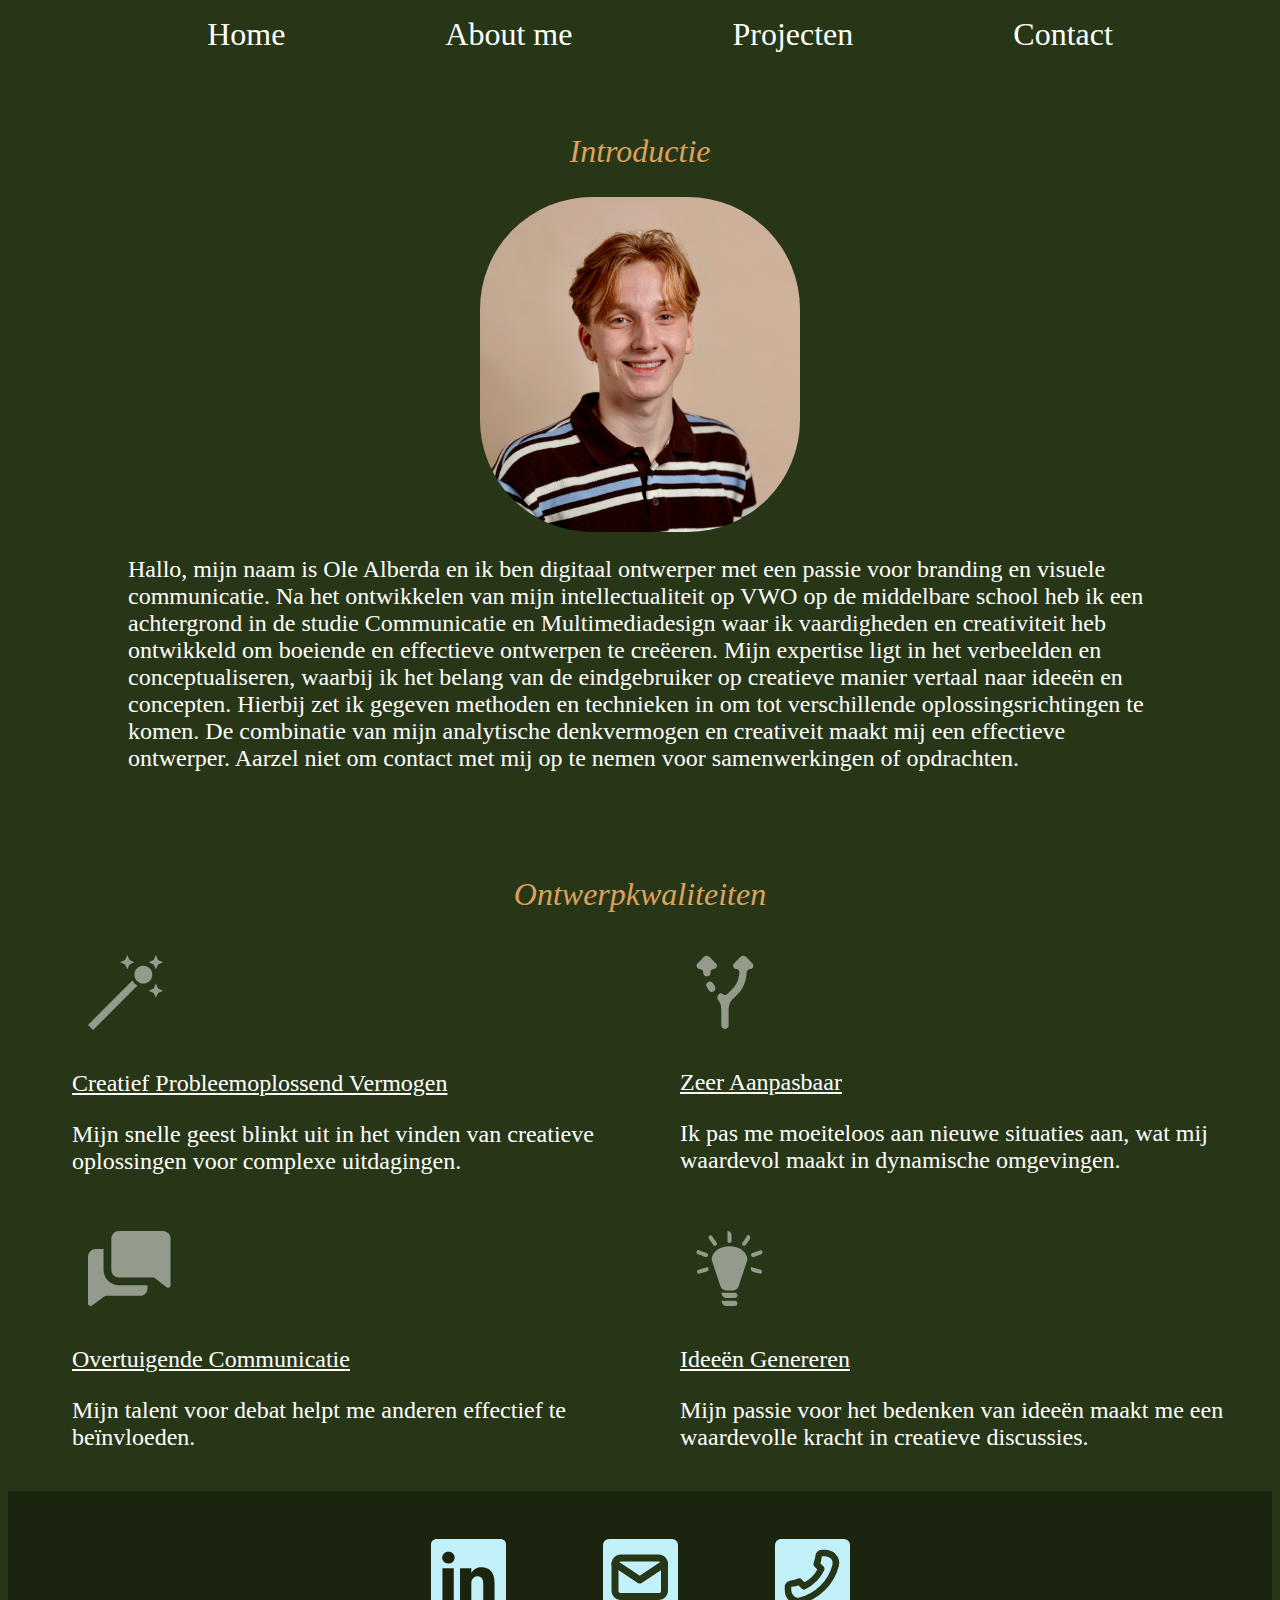
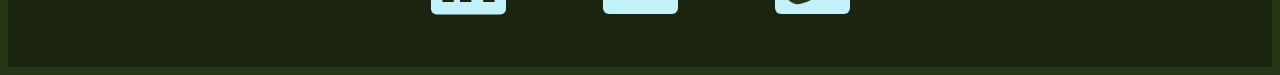
<file: aboutme.html>
<!DOCTYPE html>
<html lang="en">

<head>
    <meta charset="UTF-8">
    <meta name="viewport" content="width=device-width, initial-scale=1.0">
    <title>Ole Alberda</title>
    <link href="style/styles.css" rel="stylesheet">
</head>

<body>
    <header>
        <nav>
            <ul>
                <li>
                    <a href="index.html">Home</a>
                </li>
                <li>
                    <a href="aboutme.html">About me</a>
                </li>
                <li>
                    <a href="werk.html">Projecten</a>
                </li>
                <li>
                    <a href="contact.html">Contact</a>
                </li>
            </ul>
        </nav>
    </header>

    <main>
        <h2>Introductie</h2>
        <!-- foto en tekst mooi uitlijnen -->
        <img class="profielfoto" src="images/zelfportret.png" alt="foto van Ole Alberda">
        <p>Hallo, mijn naam is Ole Alberda en ik ben digitaal ontwerper met een passie voor branding en visuele
            communicatie. Na het ontwikkelen van mijn intellectualiteit op VWO op de middelbare school heb ik een
            achtergrond in de studie Communicatie en Multimediadesign waar ik vaardigheden en creativiteit heb ontwikkeld om
            boeiende en effectieve ontwerpen te creëeren. Mijn expertise ligt in het verbeelden en conceptualiseren, waarbij
            ik het belang van de eindgebruiker op creatieve manier vertaal naar ideeën en concepten. Hierbij zet ik gegeven
            methoden en technieken in om tot verschillende oplossingsrichtingen te komen. De combinatie van mijn analytische
            denkvermogen en creativeit maakt mij een effectieve ontwerper. Aarzel niet om contact met mij op te nemen voor
            samenwerkingen of opdrachten.</p>
        <h2>Ontwerpkwaliteiten</h2>
        <!-- svg'tjes bij elk Punt zetten -->
        <section class="ontwerpkwaliteiten">

            <article>
            <img src="images/creatief.svg" alt="creatief probleemoplossend vermogen">
            <div>
            <h3>Creatief Probleemoplossend Vermogen</h3>
            <p>Mijn snelle geest blinkt uit in het vinden van creatieve oplossingen voor complexe uitdagingen.</p>
            </div>
            </article>

            <article>
                <img src="images/aanpasbaar.svg" alt="icon zeer aanpasbaar">
                <div>
                <h3>Zeer Aanpasbaar</h3>
                <p>Ik pas me moeiteloos aan nieuwe situaties aan, wat mij waardevol maakt in dynamische omgevingen.</p>
                </div>
            </article>

            <article>
                <img src="images/communicatief.svg" alt="icon overtuigende communicatie">
                <div>
                <h3>Overtuigende Communicatie</h3>
                <p>Mijn talent voor debat helpt me anderen effectief te beïnvloeden.</p>
                </div>
            </article>

            
            <article>
                <img src="images/ideeen.svg" alt="icon ideeen genereren">
                <div>
                <h3>Ideeën Genereren</h3>
                <p>Mijn passie voor het bedenken van ideeën maakt me een waardevolle kracht in creatieve discussies.</p>
                </div>
            </article>

        </section>
        <!-- wellicht nog een kopje -->
    </main>
    <footer>
        <ul>
            <li>
                <a href="https://www.linkedin.com">
                    <img src="images/linkedin.svg" alt="link naar linkedin"> 
                    <!-- eigen linkedin aanmaken en linken -->
                </a>
            </li>
            <li>
                <a href="mailto:ole.alberda@hotmail.com">
                    <img src="images/mail.svg" alt="link naar mail">
                </a>
            </li>
            <li>
                <a href="sms:+31622238563">
                    <img src="images/telefoon.svg" alt="link naar telefoon">
                </a>
            </li>
        </ul>  
    </footer>
</body>

</html>
<!-- bronvermelding: 
    chatgpt.com 
    developer.mozilla.org
-->
</file>
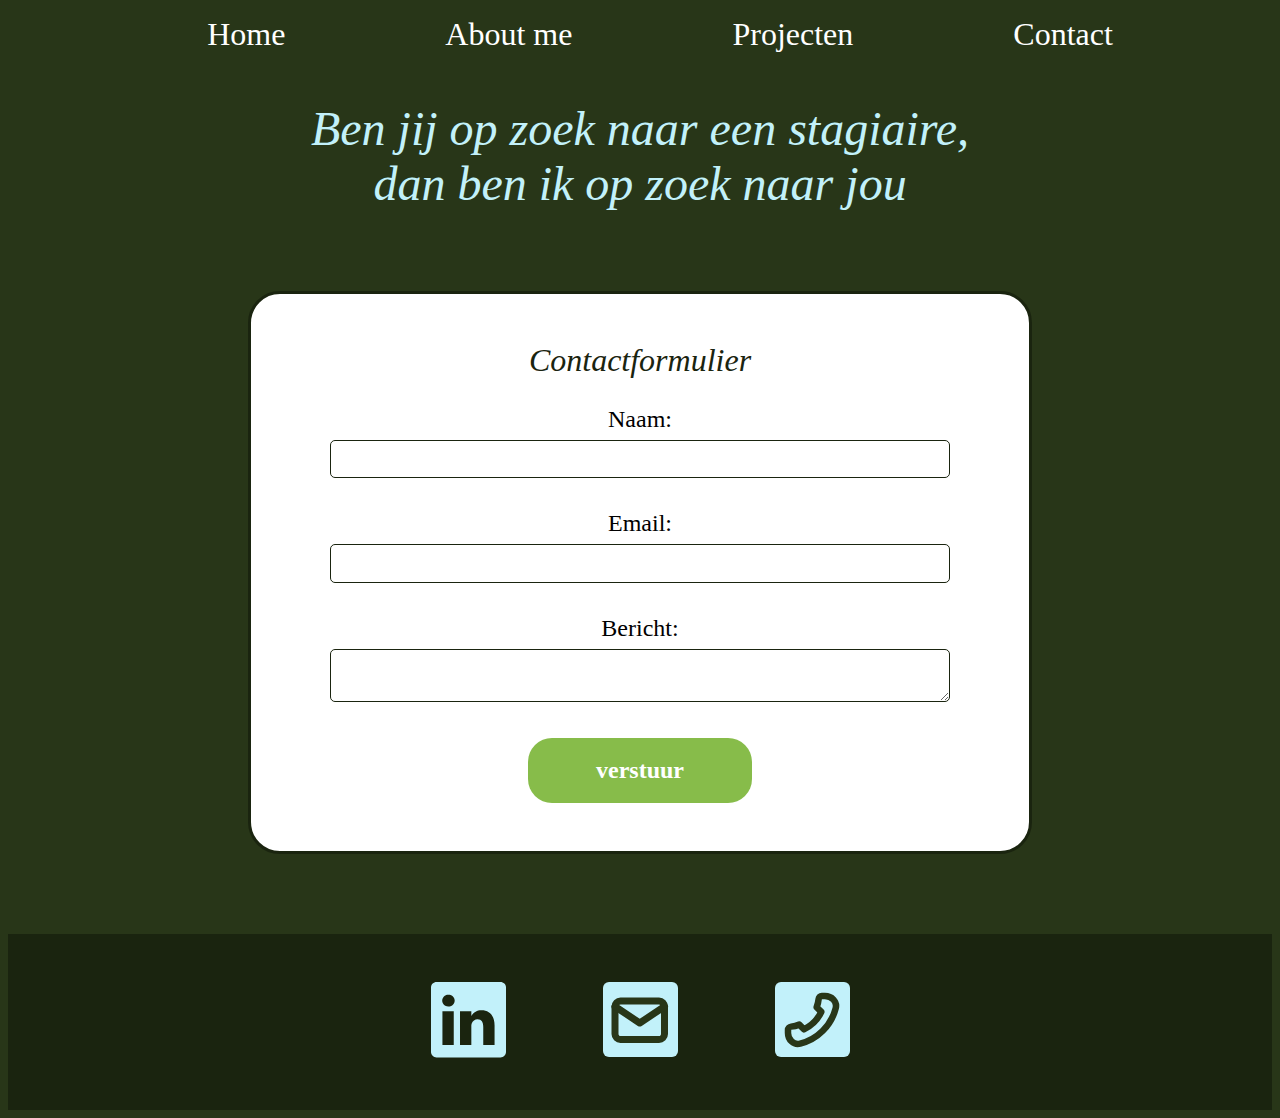
<file: contact.html>
<!DOCTYPE html>
<html lang="en">

<head>
    <meta charset="UTF-8">
    <meta name="viewport" content="width=device-width, initial-scale=1.0">
    <title>Ole Alberda</title>
    <link href="style/styles.css" rel="stylesheet">
</head>
<body>
    <header>
        <nav>
            <ul>
                <li> 
                    <a href="index.html">Home</a>
                </li>
                <li>
                    <a href="aboutme.html">About me</a>
                </li>
                <li>
                    <a href="werk.html">Projecten</a>
                </li>       
                <li>
                    <a href="contact.html">Contact</a>
                </li>
            </ul>
        </nav>
    </header>

    <main>
        <h2 class="contact-werftekst">
            Ben jij op zoek naar een stagiaire,
        </h2>
        <h2 class="contact-werftekst">
        dan ben ik op zoek naar jou
        </h2>

    <form action="mailto:ole.alberda@hotmail.com" method="post" enctype="text/plain">
        <h2>Contactformulier</h2>
        <div>
            <label for="naam">Naam:</label>
            <input type="text" id="naam" name="user_name">
        </div>

        <div>
            <label for="email">Email:</label>
            <input type="email" id="email" name="user-email">
        </div>

        <div>
            <label for="bericht">Bericht:</label>
            <textarea id="bericht" name="user_message"></textarea>
        </div>
        <div class="knop">
            <button type="submit">verstuur</button>
        </div>
    </form>

    </main>
    <footer>
        <ul>
            <li>
                <a href="https://www.linkedin.com">
                    <img src="images/linkedin.svg" alt="link naar linkedin"> 
                    <!-- eigen linkedin aanmaken en linken -->
                </a>
            </li>
            <li>
                <a href="mailto:ole.alberda@hotmail.com">
                    <img src="images/mail.svg" alt="link naar mail">
                </a>
            </li>
            <li>
                <a href="sms:+31622238563">
                    <img src="images/telefoon.svg" alt="link naar telefoonnummer">
                </a>
            </li>
        </ul>
    </footer>
</body>
<!-- bronvermelding: 
    chatgpt.com 
    developer.mozilla.org
-->
</file>
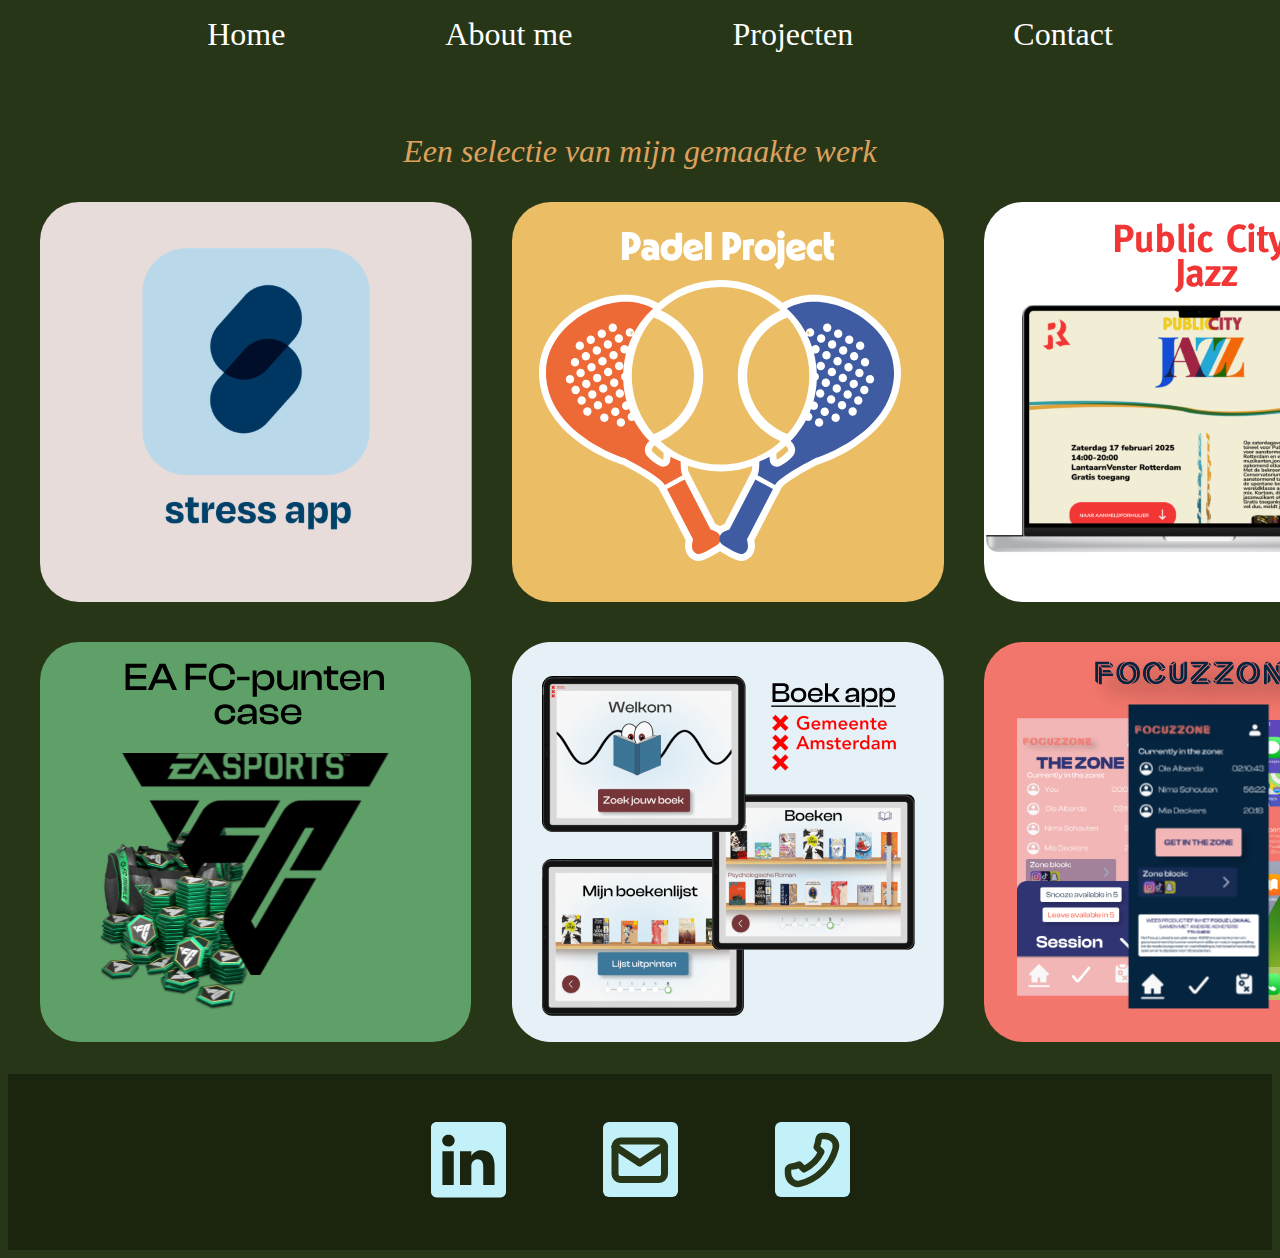
<file: werk.html>
<!DOCTYPE html>
<html lang="en">
<head>
    <meta charset="UTF-8">
    <meta name="viewport" content="width=device-width, initial-scale=1.0">
    <title>Ole's Projecten</title>
    <link href="style/styles.css" rel="stylesheet">
</head>
<body>
    <header>
        <nav>
            <ul>
                <li> 
                    <a href="index.html">Home</a>
                </li>
                <li>
                    <a href="aboutme.html">About me</a>
                </li>
                <li>
                    <a href="werk.html">Projecten</a>
                </li>       
                <li>
                    <a href="contact.html">Contact</a>
                </li>
            </ul>
        </nav>
    </header>

    <main>
    <h2>Een selectie van mijn gemaakte werk</h2>
    <section class="projecten">
            <img src="images/stressapp.svg" alt="Stressapp">

            <img src="images/padel-project.svg" alt="padel project">

            <img src="images/public-city-jazz.svg" alt="Public City Jazz">

            <img src="images/eafc-puntencase.svg" alt="EAfc-punten case">

            <img src="images/boekapp.png" alt="Biebliotheek app">

            <img src="images/focuzzone.svg" alt="Focus app">
    </section>
    </main>
    <footer>
        <ul>
            <li>
                <a href="https://www.linkedin.com">
                    <img src="images/linkedin.svg" alt="link naar linkedin"> 
                </a>
            </li>
            <li>
                <a href="mailto:ole.alberda@hotmail.com">
                    <img src="images/mail.svg" alt="link naar mail">
                </a>
            </li>
            <li>
                <a href="sms:+31622238563">
                    <img src="images/telefoon.svg" alt="link naar telefoonnummer">
                </a>
            </li>
        </ul>  
    </footer>
</body>
</html>
<!-- bronvermelding: 
    chatgpt.com 
    developer.mozilla.org
-->
</file>
<file: style/styles.css>
body{
    background-color: #283618;
}

p {
    font-family: 'clash display', 'sans serif';
    font-style: normal;
    font-size: 1.5em;
    padding-left: 5em;
    padding-right: 5em;
    padding-bottom: 3em;
    color: white;

}

/*HEADER*/
header {
    padding-top: 0em;
    padding-bottom: 2em;
}
nav ul {
    display: flex;
    flex-direction: row;
    justify-content: center;
    gap: 10em;

}

header nav ul li {
    list-style: none;
    font-family: 'clash display', 'sans serif';
}

nav ul li a {
    color: white;
    text-decoration: none;
    text-align: center;
    font-size: 2em;

}
/*HEADER*/



/*HOME*/

h1  {
    text-align: center;
    margin-top: 2.5em;
    font-size: 7em;
    font-family: Love, sans-serif;
    color: #E2C2AD;


    animation-name: ole;
    animation-duration: 3s;
}

@keyframes ole {
    from {
        transform: scale(0.5);
        opacity: 0;
    }
    to {
        transform: scale(1);
        opacity: 1;
    }
}

/*HOME*/

/* ABOUTME */

.profielfoto {
    width: 20em;
    border-radius: 7em;
    display: block;
    margin: 0 auto;
}

h2 {
    margin-top: 1em;
    text-align: center;
    font-family: 'clash display', 'sans-serif';
    font-size: 2em;
    font-weight:normal;
    font-style: italic;
    color: #DDA15e;
}

h3 {
    padding: 0%;
    font-family: 'clash display', 'sans-serif';
    font-size: 1.5em;
    font-weight: normal;
    color: white;
    text-decoration-line: underline;
}
.ontwerpkwaliteiten {
    display: grid;
    grid-template-columns: repeat(2, 1fr);
    gap: 1em;
    padding-left: 4em;
}

.ontwerpkwaliteiten img {
    display: flex;
    background-color: #283618;
    padding: 1em;
}

.ontwerpkwaliteiten p {
    padding: 0em;
    color: white;
}

/* ABOUTME */

/* PROJECTEN */

.projecten {
    margin: 2em;
    display: grid;
    grid-template-columns: repeat(3, 1fr);
    grid-template-rows: repeat(2, 1fr);  
    gap: 2.5em;
}

.projecten img {
    transition: transform 1.5s ease;
}

.projecten img:hover {
    transform: scale(1.10);
}

/* PROJECTEN */

/* CONTACT */

.contact-werftekst{
    margin-top: 2em;
    text-align: center;
    font-family: 'Apple Garamon', 'sans serif';
    font-size: 3em;
    font-weight:normal;
    font-style: italic;
    color: #C2F1FA;
    margin: 0em;
}

form {
    font-family: 'clash display', 'sans serif';
    background-color: white;
    padding: 1em;
    margin: 15em;
    margin-top: 5em;
    margin-bottom: 5em;
    border-radius: 2em;
    border: 0.2em solid #1A240F;
    text-align: center;
}

form h2 {
    color: #1A240F;
}

form div {
    margin-bottom: 2em;
}

label {
    font-size: 1.5em;
    display: block;
    margin-bottom: 0.3em;
}

input,textarea {
    width: 80%;
    padding: 0.8em;
    border: 1px solid #1A240F;
    border-radius: 5px;
}

button {
    font-family: 'clash display';
    font-weight: bold;
    font-size: 1.5em;
    width: 30%;
    padding: 0.8em;
    border: none;
    border-radius: 1em;
    color: white;
    background-color: #87BC4A;
    transition: background-color 0.3s ease;
}

button:hover {
    background-color: #1A240F;
}

/* FOOTER */
footer {
    background-color: #1A240F;
}

footer ul {
    padding: 3em;
    list-style: none;
    display: flex;
    gap: 6em;
    justify-content: center;
    margin-bottom: 0em;
}
/* FOOTER */

/* bronvermelding:  */
/* chatgpt.com  */
/* developer.mozilla.org */
</file>
